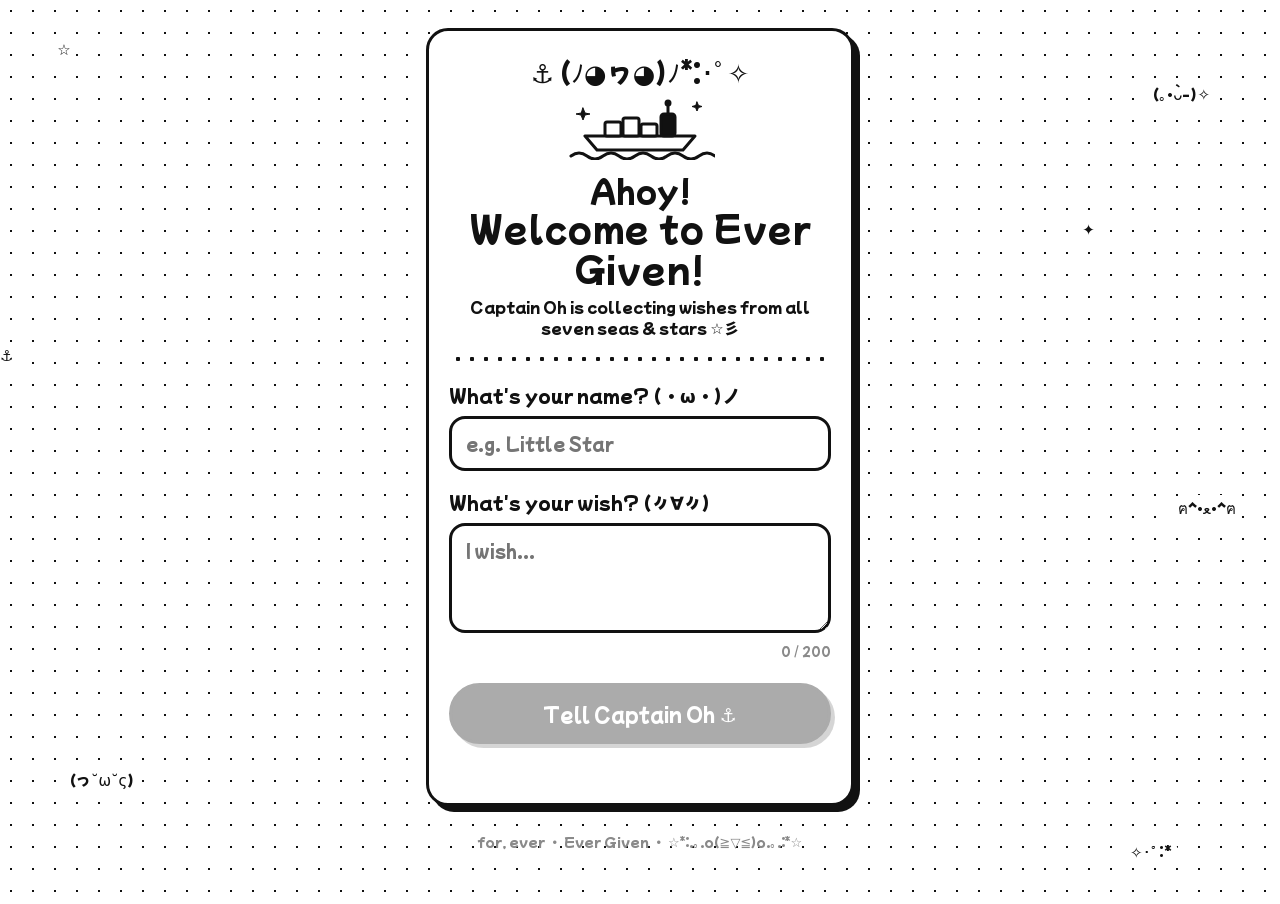
<file: index.html>
<!doctype html>
<html lang="en">
<head>
  <meta charset="utf-8">
  <meta name="viewport" content="width=device-width, initial-scale=1, viewport-fit=cover">
  <meta name="theme-color" content="#ffffff">
  <title>Ever Given Wishes</title>
  <link rel="preconnect" href="https://fonts.googleapis.com">
  <link rel="preconnect" href="https://fonts.gstatic.com" crossorigin>
  <link href="https://fonts.googleapis.com/css2?family=Mochiy+Pop+One&display=swap" rel="stylesheet">
  <link rel="stylesheet" href="css/style.css">
  <link rel="icon" href="data:image/svg+xml,<svg xmlns='http://www.w3.org/2000/svg' viewBox='0 0 100 100'><text y='.9em' font-size='90'>⚓︎</text></svg>">
</head>
<body>
  <div class="floaties" aria-hidden="true">
    <span style="top:4%;left:4%">☆</span>
    <span style="top:9%;right:5%">(｡•̀ᴗ-)✧</span>
    <span style="top:38%;left:-6px">⚓︎</span>
    <span style="top:55%;right:3%">ฅ^•ﻌ•^ฅ</span>
    <span style="bottom:12%;left:5%">(っ˘ω˘ς)</span>
    <span style="bottom:4%;right:8%">✧･ﾟ:*</span>
    <span style="top:24%;right:14%">✦</span>
  </div>

  <main class="wrap">
    <section class="card">
      <div class="hero">
        <span class="kao-big">⚓︎ (ﾉ◕ヮ◕)ﾉ*:･ﾟ✧</span>
        <svg class="ship-art" viewBox="0 0 150 64" aria-hidden="true" fill="none" stroke="#111" stroke-width="3" stroke-linecap="round" stroke-linejoin="round">
          <path d="M20 40 h110 l-12 14 H32 z" fill="#fff"/>
          <rect x="40" y="26" width="16" height="14" rx="2" fill="#fff"/>
          <rect x="58" y="22" width="16" height="18" rx="2" fill="#fff"/>
          <rect x="76" y="28" width="16" height="12" rx="2" fill="#fff"/>
          <rect x="96" y="18" width="14" height="22" rx="3" fill="#111"/>
          <path d="M103 18 v-8"/>
          <circle cx="103" cy="7" r="2" fill="#111"/>
          <path d="M6 60 q8 -6 16 0 t16 0 t16 0 t16 0 t16 0 t16 0 t16 0 t16 0 t16 0"/>
          <path d="M18 12 l2 5 5 1 -5 1 -2 5 -2 -5 -5 -1 5 -1 z" fill="#111" stroke-width="1"/>
          <path d="M132 6 l1.5 3.5 3.5 1 -3.5 1 -1.5 3.5 -1.5 -3.5 -3.5 -1 3.5 -1 z" fill="#111" stroke-width="1"/>
        </svg>
        <h1>Ahoy!<span class="ship">Welcome to Ever Given!</span></h1>
        <p>Captain Oh is collecting wishes from all seven seas &amp; stars ☆彡</p>
      </div>

      <div class="rope" aria-hidden="true"></div>

      <form id="wishForm" novalidate>
        <label class="field">
          <span>What's your name? <span class="kao">(・ω・)ノ</span></span>
          <input id="name" name="name" type="text" required maxlength="40" autocomplete="nickname" placeholder="e.g. Little Star">
        </label>

        <label class="field">
          <span>What's your wish? <span class="kao">(〃∀〃)</span></span>
          <textarea id="wish" name="wish" required maxlength="200" placeholder="I wish..."></textarea>
          <div class="counter"><span id="count">0</span> / 200</div>
        </label>

        <button id="sendBtn" class="btn block" type="submit" disabled>Tell Captain Oh ⚓︎</button>
        <div id="msg" class="msg" role="status" aria-live="polite"></div>
      </form>

      <div id="done" class="success hidden" role="status" aria-live="polite">
        <span class="kao-big">☆ﾐ(o*･ω･)ﾉ</span>
        <h2>Your wish is sailing to the stars!</h2>
        <p>Look up at the big screen～ <span class="kao">(｡♥‿♥｡)</span></p>
        <div class="echo" id="echo"></div>
        <button id="againBtn" class="btn ghost block" type="button">Make another wish ✧</button>
      </div>
    </section>

    <p class="footer">for, ever ・ Ever Given ・ <span class="kao">☆*:.｡.o(≧▽≦)o.｡.:*☆</span></p>
  </main>

  <script type="module" src="js/client.js"></script>
</body>
</html>
</file>
<file: css/style.css>
/* ☆ for, ever — Ever Given wish board ☆ — black & white kawaii theme */

:root {
  --ink: #111;
  --paper: #fff;
  --soft: #f3f3f3;
  --mid: #8a8a8a;
  --radius: 22px;
  --border: 3px solid var(--ink);
  --shadow: 6px 6px 0 var(--ink);
  --font: "Mochiy Pop One", "Hiragino Maru Gothic ProN", "Arial Rounded MT Bold",
    system-ui, sans-serif;
}

* { box-sizing: border-box; }

html, body { margin: 0; }

body {
  font-family: var(--font);
  /* Mochiy Pop One has a single (already chunky) weight; don't fake bold. */
  font-synthesis: none;
  color: var(--ink);
  background-color: var(--paper);
  background-image: radial-gradient(var(--ink) 1px, transparent 1.2px);
  background-size: 22px 22px;
  background-position: 0 0;
  min-height: 100vh;
  min-height: 100dvh;
  -webkit-font-smoothing: antialiased;
}

/* ---------- floating kaomoji / stars ---------- */

.floaties { position: fixed; inset: 0; pointer-events: none; overflow: hidden; z-index: 0; }
.floaties span {
  position: absolute;
  font-size: 15px;
  white-space: nowrap;
  background: var(--paper);
  padding: 2px 6px;
  border-radius: 999px;
  animation: bob 4s ease-in-out infinite;
}
.floaties span:nth-child(2n) { animation-duration: 5.2s; animation-delay: -1s; }
.floaties span:nth-child(3n) { animation-duration: 6.1s; animation-delay: -2.5s; }

@keyframes bob {
  0%, 100% { transform: translateY(0) rotate(-3deg); }
  50% { transform: translateY(-10px) rotate(3deg); }
}

@keyframes twinkle {
  0%, 100% { opacity: 1; transform: scale(1); }
  50% { opacity: .25; transform: scale(.7); }
}

@keyframes wobble {
  0%, 100% { transform: rotate(-4deg); }
  50% { transform: rotate(4deg); }
}

/* ---------- shared card + controls ---------- */

.wrap {
  position: relative;
  z-index: 1;
  width: 100%;
  max-width: 460px;
  margin: 0 auto;
  padding: 28px 16px 40px;
}

.card {
  background: var(--paper);
  border: var(--border);
  border-radius: var(--radius);
  box-shadow: var(--shadow);
  padding: 22px 20px 24px;
}

.card + .card { margin-top: 24px; }

.badge {
  display: inline-block;
  border: 2px solid var(--ink);
  border-radius: 999px;
  padding: 3px 12px;
  font-size: 13px;
  font-weight: 700;
  background: var(--paper);
}

.rope {
  height: 10px;
  margin: 16px 0;
  background-image: radial-gradient(circle, var(--ink) 2px, transparent 2.5px);
  background-size: 14px 10px;
  background-repeat: repeat-x;
  background-position: center;
}

.kao { white-space: nowrap; }

label.field { display: block; margin-top: 18px; }
label.field > span {
  display: block;
  font-weight: 800;
  font-size: 18px;
  margin-bottom: 8px;
}
label.field small { font-weight: 500; color: var(--mid); font-size: 13px; }

input[type="text"],
input[type="email"],
input[type="password"],
input[type="number"],
textarea {
  width: 100%;
  font: inherit;
  font-size: 17px; /* ≥16px stops iOS zoom */
  color: var(--ink);
  background: var(--paper);
  border: var(--border);
  border-radius: 16px;
  padding: 12px 14px;
  outline: none;
  transition: box-shadow .15s, transform .15s;
}
textarea { resize: vertical; min-height: 110px; line-height: 1.5; }

input:focus, textarea:focus {
  box-shadow: 4px 4px 0 var(--ink);
  transform: translate(-2px, -2px);
}

.counter { text-align: right; font-size: 12px; color: var(--mid); margin-top: 4px; }

.btn {
  display: inline-flex;
  align-items: center;
  justify-content: center;
  gap: 8px;
  font: inherit;
  font-weight: 800;
  font-size: 19px;
  color: var(--paper);
  background: var(--ink);
  border: var(--border);
  border-radius: 999px;
  padding: 14px 22px;
  cursor: pointer;
  box-shadow: 4px 4px 0 var(--mid);
  transition: transform .1s, box-shadow .1s, opacity .15s;
  -webkit-tap-highlight-color: transparent;
  text-decoration: none;
}
.btn:active:not(:disabled) { transform: translate(3px, 3px); box-shadow: 1px 1px 0 var(--mid); }
.btn:disabled { opacity: .35; cursor: not-allowed; }
.btn.block { width: 100%; margin-top: 24px; }
.btn.ghost { color: var(--ink); background: var(--paper); box-shadow: 4px 4px 0 var(--ink); }
.btn.small { font-size: 15px; padding: 9px 16px; }

.msg {
  margin-top: 14px;
  min-height: 1.4em;
  font-size: 15px;
  font-weight: 700;
  text-align: center;
}

.hidden { display: none !important; }

.footer {
  text-align: center;
  font-size: 13px;
  color: var(--mid);
  margin-top: 26px;
}

/* ---------- Client page ---------- */

.hero { text-align: center; }
.hero .kao-big {
  font-size: 26px;
  font-weight: 700;
  display: inline-block;
  animation: wobble 2.6s ease-in-out infinite;
}
.hero h1 {
  font-size: 30px;
  line-height: 1.2;
  margin: 12px 0 6px;
  font-weight: 800;
}
.hero h1 .ship { display: block; font-size: 34px; letter-spacing: 1px; }
.hero p { margin: 4px 0 0; font-size: 15px; }

.ship-art { display: block; margin: 6px auto 0; width: 150px; height: auto; }

.success { text-align: center; padding: 10px 0 4px; }
.success .kao-big { font-size: 34px; display: block; animation: wobble 1.8s ease-in-out infinite; }
.success h2 { font-size: 24px; margin: 14px 0 6px; }
.success p { margin: 0 0 4px; }
.success .echo {
  margin: 18px 0 0;
  padding: 14px;
  border: 2px dashed var(--ink);
  border-radius: 16px;
  text-align: left;
  word-break: break-word;
}

.success .echo-name { display: block; font-size: 13px; color: var(--mid); margin-bottom: 4px; }

/* ---------- Setting page ---------- */

.deck h1 { font-size: 26px; margin: 8px 0 0; text-align: center; }
.deck .sub { text-align: center; margin: 4px 0 0; font-size: 14px; color: var(--mid); }

.row { display: flex; align-items: center; gap: 12px; }
.row > input[type="range"] { flex: 1; }
.row > output {
  min-width: 52px;
  text-align: center;
  font-weight: 800;
  font-size: 20px;
  border: var(--border);
  border-radius: 12px;
  padding: 4px 6px;
}

input[type="range"] {
  -webkit-appearance: none;
  appearance: none;
  height: 10px;
  border-radius: 999px;
  border: 2px solid var(--ink);
  background: var(--paper);
  outline: none;
}
input[type="range"]::-webkit-slider-thumb {
  -webkit-appearance: none;
  width: 28px; height: 28px;
  border-radius: 50%;
  background: var(--ink);
  border: 3px solid var(--paper);
  box-shadow: 0 0 0 2px var(--ink);
  cursor: pointer;
}
input[type="range"]::-moz-range-thumb {
  width: 24px; height: 24px;
  border-radius: 50%;
  background: var(--ink);
  border: 3px solid var(--paper);
  box-shadow: 0 0 0 2px var(--ink);
  cursor: pointer;
}

label.field.toggle { display: flex; align-items: center; gap: 12px; cursor: pointer; }
.toggle > span { margin-bottom: 0 !important; }
.toggle input {
  -webkit-appearance: none;
  appearance: none;
  flex: none;
  position: relative;
  width: 52px; height: 30px;
  margin: 0;
  border: var(--border);
  border-radius: 999px;
  background: var(--paper);
  cursor: pointer;
  transition: background .15s;
}
.toggle input::after {
  content: "";
  position: absolute;
  top: 3px; left: 3px;
  width: 18px; height: 18px;
  border-radius: 50%;
  background: var(--ink);
  transition: transform .15s;
}
.toggle input:checked { background: var(--ink); }
.toggle input:checked::after { background: var(--paper); transform: translateX(22px); }

.hint { font-size: 13px; color: var(--mid); margin: 6px 0 0; }

.danger { border-style: dashed; }

.stats { display: flex; justify-content: space-between; align-items: center; gap: 10px; }
.stats strong { font-size: 28px; }

.links { display: flex; flex-wrap: wrap; gap: 10px; margin-top: 12px; }

.wishlist { list-style: none; padding: 0; margin: 14px 0 0; max-height: 340px; overflow-y: auto; }
.wishlist li {
  display: flex;
  gap: 10px;
  align-items: flex-start;
  padding: 10px 2px;
  border-bottom: 2px dotted var(--ink);
  word-break: break-word;
  font-size: 15px;
}
.wishlist li:last-child { border-bottom: 0; }
.wishlist .txt { flex: 1; }
.wishlist .del {
  flex: none;
  font: inherit;
  font-weight: 800;
  width: 30px; height: 30px;
  border-radius: 50%;
  border: 2px solid var(--ink);
  background: var(--paper);
  cursor: pointer;
}
.wishlist .del:hover { background: var(--ink); color: var(--paper); }
.wishlist .empty { justify-content: center; color: var(--mid); border: 0; }

.uid {
  display: block;
  margin-top: 8px;
  padding: 8px 10px;
  border: 2px dashed var(--ink);
  border-radius: 10px;
  font-family: ui-monospace, monospace;
  font-size: 13px;
  word-break: break-all;
  user-select: all;
}

/* ---------- Viewer page ---------- */

body.viewer {
  background: #000;
  background-image: none;
  color: #fff;
  overflow: hidden;
  cursor: none;
  height: 100vh;
  display: flex;
  align-items: center;
  justify-content: center;
}

.stage {
  position: relative;
  width: min(100vw, 133.333vh);
  height: min(75vw, 100vh);
  overflow: hidden;
  background: #000;
  --fs: 40px;
  font-size: var(--fs);
}

.viewport {
  position: absolute;
  inset: 0;
  overflow: hidden;
  /* soft fade at top & bottom edges */
  -webkit-mask-image: linear-gradient(to bottom, transparent 0, #000 calc(var(--fs) * .55), #000 calc(100% - var(--fs) * .55), transparent 100%);
  mask-image: linear-gradient(to bottom, transparent 0, #000 calc(var(--fs) * .55), #000 calc(100% - var(--fs) * .55), transparent 100%);
}

.track { position: absolute; left: 0; right: 0; top: 0; will-change: transform; }
.track.static { top: 50%; transform: translateY(-50%) !important; }

/* flow-root keeps the last divider's margin inside the list (loop seam). */
.list { display: flow-root; padding: 0 calc(var(--fs) * .7); }

.wish {
  line-height: 1.3;
  word-break: break-word;
  overflow-wrap: anywhere;
}
.wish:first-child { padding-top: calc(var(--fs) * .25); }
/* Name sits on its own smaller, dimmer line above the wish. */
.wish .n { font-size: .6em; line-height: 1.4; color: #a8a8a8; }

/* Cute divider after every wish: thin wave ～ kaomoji ～ thin wave.
   The last one doubles as the seam of the scrolling loop. */
.divider {
  display: flex;
  align-items: center;
  gap: .6em;
  margin: calc(var(--fs) * .3) 0;
  font-size: .45em;
  line-height: 1.3;
  color: #8a8a8a;
  white-space: nowrap;
  --wave: url("data:image/svg+xml,%3Csvg xmlns='http://www.w3.org/2000/svg' viewBox='0 0 24 8'%3E%3Cpath d='M0 4 Q6 0 12 4 T24 4' fill='none' stroke='%23000' stroke-width='1.2'/%3E%3C/svg%3E");
}
.divider::before,
.divider::after {
  content: "";
  flex: 1;
  height: .4em;
  background-color: currentColor;
  -webkit-mask: var(--wave) left center / 1.2em .4em repeat-x;
  mask: var(--wave) left center / 1.2em .4em repeat-x;
}
.track.static .wish:last-child .divider { display: none; }

.wish.fresh { animation: pop .9s ease-out; }
@keyframes pop {
  0% { opacity: 0; transform: scale(.92); }
  60% { opacity: 1; transform: scale(1.03); }
  100% { transform: scale(1); }
}

.waiting {
  position: absolute;
  inset: 0;
  display: flex;
  flex-direction: column;
  align-items: center;
  justify-content: center;
  text-align: center;
  gap: .3em;
  font-size: calc(var(--fs) * .9);
}
.waiting .kao { font-size: 1.1em; animation: wobble 2.4s ease-in-out infinite; display: inline-block; }
.waiting small { font-size: .5em; color: #888; }

.corner {
  position: absolute;
  font-size: max(12px, calc(var(--fs) * .32));
  color: #666;
  background: #000;
  padding: .15em .5em;
  border-radius: 999px;
  z-index: 2;
  pointer-events: none;
}
.corner.tl { top: .3em; left: .5em; }
.corner.tr { top: .3em; right: .5em; }
.corner.bl { bottom: .3em; left: .5em; }
.corner.br { bottom: .3em; right: .5em; }

.star {
  position: absolute;
  color: #fff;
  opacity: .8;
  pointer-events: none;
  z-index: 0;
  animation: twinkle 3s ease-in-out infinite;
}

/* Old TV mode: CRTs overscan ~5–10% per edge, bloom on pure white and lose
   thin details, so keep everything inside a safe area and make it bolder. */
.stage.oldtv { color: #e0e0e0; }
.stage.oldtv .viewport { inset: 12% 9%; }
.stage.oldtv .wish .n { color: #c4c4c4; }
.stage.oldtv .divider { color: #b4b4b4; font-size: .5em; }
/* A little thicker so the wave doesn't flicker on interlaced CRTs. */
.stage.oldtv .divider {
  --wave: url("data:image/svg+xml,%3Csvg xmlns='http://www.w3.org/2000/svg' viewBox='0 0 24 8'%3E%3Cpath d='M0 4 Q6 0 12 4 T24 4' fill='none' stroke='%23000' stroke-width='2.2'/%3E%3C/svg%3E");
}
.stage.oldtv #stars { display: none; }
.stage.oldtv .waiting { inset: 12% 9%; }
.stage.oldtv .waiting small { color: #b0b0b0; font-weight: 700; }
.stage.oldtv .corner {
  color: #b0b0b0;
  font-weight: 700;
  font-size: max(16px, calc(var(--fs) * .38));
  padding: 0;
}
.stage.oldtv .corner.tl { top: 6%; left: 9%; }
.stage.oldtv .corner.tr { top: 6%; right: 9%; }
.stage.oldtv .corner.bl { bottom: 6%; left: 9%; }
.stage.oldtv .corner.br { bottom: 6%; right: 9%; }

.status {
  position: fixed;
  left: 50%;
  bottom: 10px;
  transform: translateX(-50%);
  font-size: 13px;
  color: #aaa;
  background: #111;
  border: 1px solid #444;
  border-radius: 999px;
  padding: 4px 12px;
  z-index: 5;
}

.notice {
  max-width: 520px;
  margin: 40px auto;
  padding: 20px;
  border: var(--border);
  border-radius: var(--radius);
  background: var(--paper);
  color: var(--ink);
  text-align: center;
  position: relative;
  z-index: 3;
}
</file>
